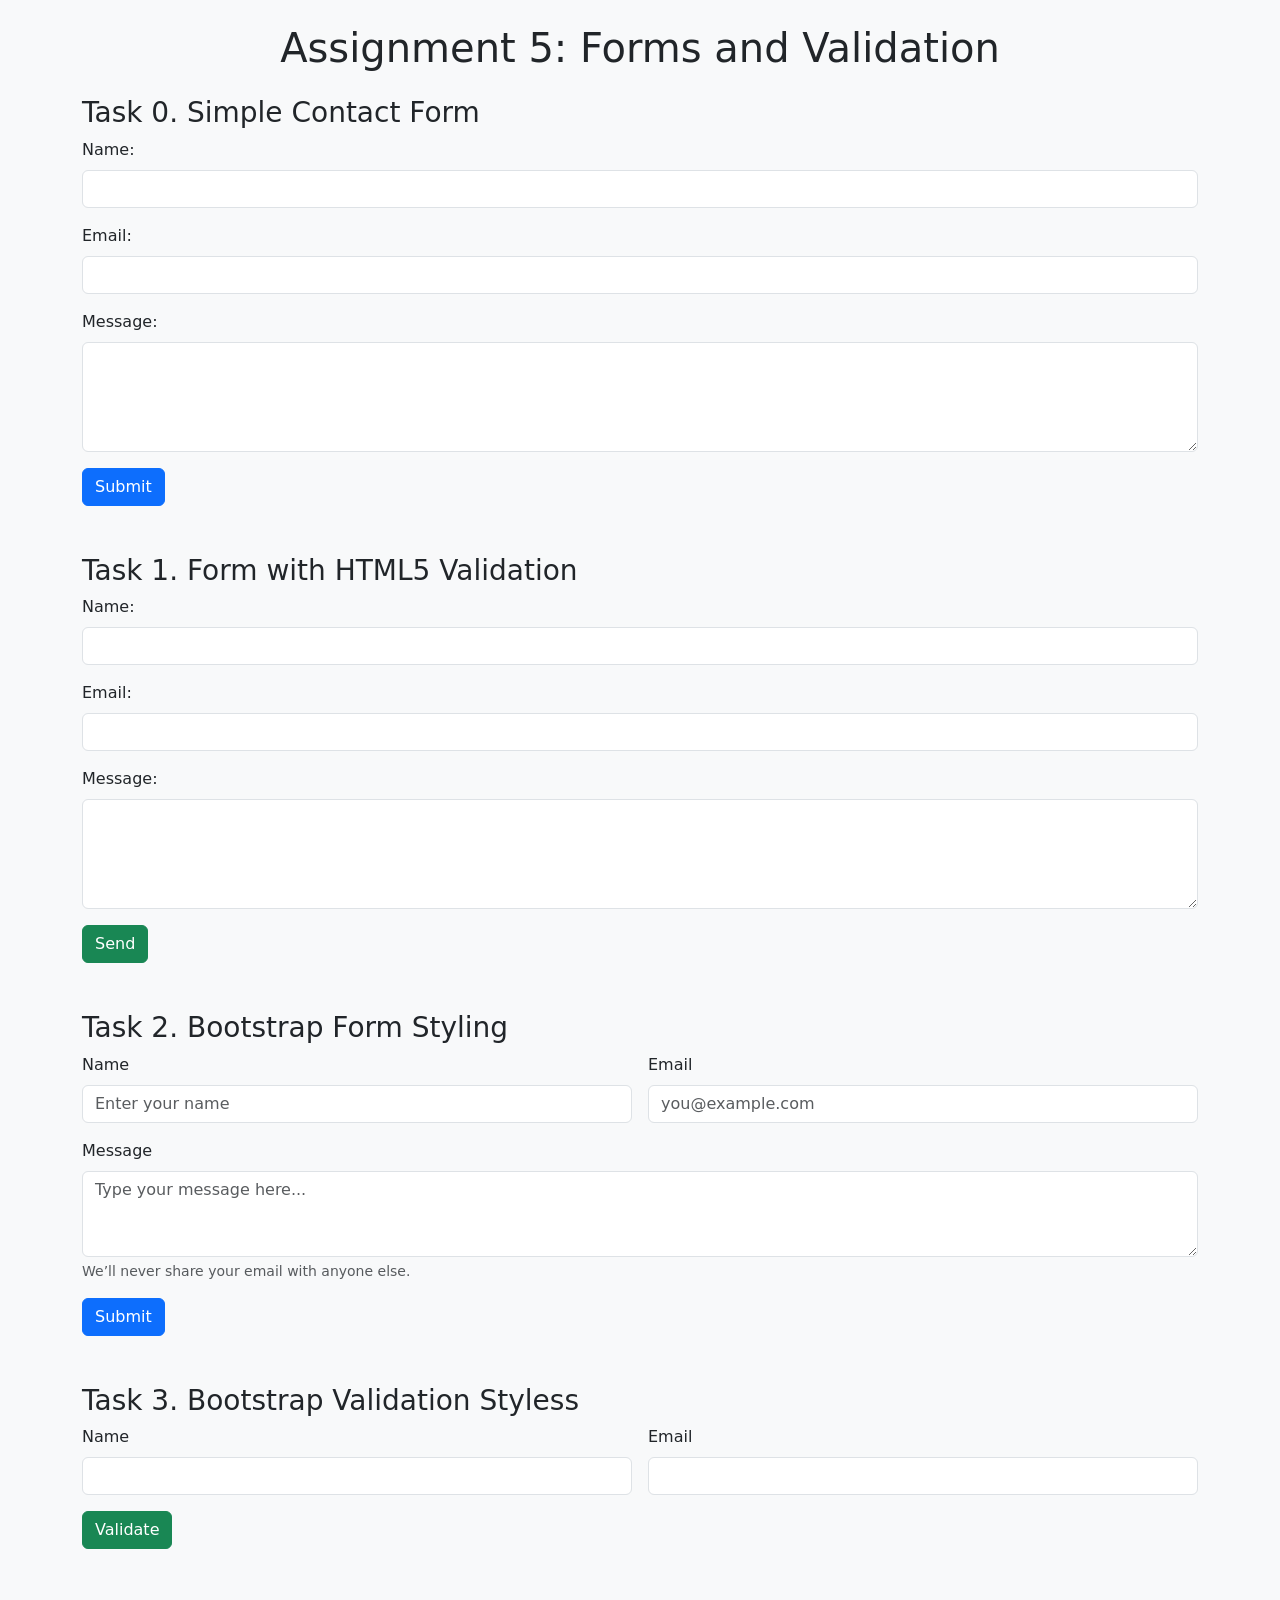
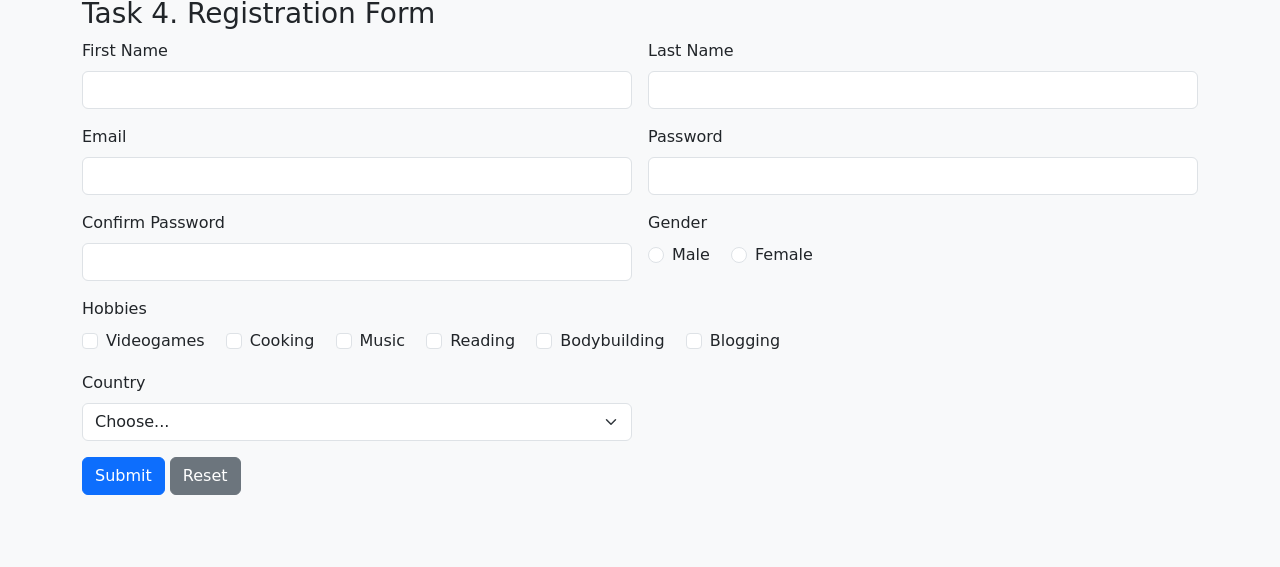
<file: index.html>
<!DOCTYPE html>
<html lang="en">
<head>
  <meta charset="UTF-8" />
  <meta name="viewport" content="width=device-width, initial-scale=1.0" />
  <title>Assignment 5 - Forms and Validation</title>
  <link href="https://cdn.jsdelivr.net/npm/bootstrap@5.3.2/dist/css/bootstrap.min.css" rel="stylesheet">
</head>
<body class="bg-light p-4">
  <div class="container">
    <h1 class="text-center mb-4">Assignment 5: Forms and Validation</h1>

    <section class="mb-5">
      <h3>Task 0. Simple Contact Form</h3>
      <form>
        <div class="mb-3">
          <label for="name" class="form-label">Name:</label>
          <input type="text" id="name" name="name" class="form-control">
        </div>
        <div class="mb-3">
          <label for="email" class="form-label">Email:</label>
          <input type="email" id="email" name="email" class="form-control">
        </div>
        <div class="mb-3">
          <label for="message" class="form-label">Message:</label>
          <textarea id="message" name="message" class="form-control" rows="4"></textarea>
        </div>
        <button type="submit" class="btn btn-primary">Submit</button>
      </form>
    </section>

    <section class="mb-5">
      <h3>Task 1. Form with HTML5 Validation</h3>
      <form>
        <div class="mb-3">
          <label for="vname" class="form-label">Name:</label>
          <input type="text" id="vname" name="vname" class="form-control" required maxlength="50">
        </div>
        <div class="mb-3">
          <label for="vemail" class="form-label">Email:</label>
          <input type="email" id="vemail" name="vemail" class="form-control" required>
        </div>
        <div class="mb-3">
          <label for="vmessage" class="form-label">Message:</label>
          <textarea id="vmessage" name="vmessage" class="form-control" rows="4" required></textarea>
        </div>
        <button type="submit" class="btn btn-success">Send</button>
      </form>
    </section>

    <section class="mb-5">
      <h3>Task 2. Bootstrap Form Styling</h3>
      <form class="row g-3">
        <div class="col-md-6">
          <label for="bname" class="form-label">Name</label>
          <input type="text" class="form-control" id="bname" placeholder="Enter your name">
        </div>
        <div class="col-md-6">
          <label for="bemail" class="form-label">Email</label>
          <input type="email" class="form-control" id="bemail" placeholder="you@example.com">
        </div>
        <div class="col-12">
          <label for="bmessage" class="form-label">Message</label>
          <textarea class="form-control" id="bmessage" rows="3" placeholder="Type your message here..."></textarea>
          <div class="form-text">We’ll never share your email with anyone else.</div>
        </div>
        <div class="col-12">
          <button type="submit" class="btn btn-primary">Submit</button>
        </div>
      </form>
    </section>

    <section class="mb-5">
      <h3>Task 3. Bootstrap Validation Styless</h3>
      <form class="row g-3 needs-validation" novalidate>
        <div class="col-md-6">
          <label for="vname2" class="form-label">Name</label>
          <input type="text" class="form-control" id="vname2" required>
          <div class="invalid-feedback">Name is required.</div>
          <div class="valid-feedback">Looks good!</div>
        </div>
        <div class="col-md-6">
          <label for="vemail2" class="form-label">Email</label>
          <input type="email" class="form-control" id="vemail2" required>
          <div class="invalid-feedback">Please enter a valid email.</div>
          <div class="valid-feedback">Looks good!</div>
        </div>
        <div class="col-12">
          <button class="btn btn-success" type="submit">Validate</button>
        </div>
      </form>
    </section>

    <section class="mb-5">
      <h3>Task 4. Registration Form</h3>
      <form class="needs-validation" novalidate>
        <div class="row g-3">
          <div class="col-md-6">
            <label for="fname" class="form-label">First Name</label>
            <input type="text" class="form-control" id="fname" required>
            <div class="invalid-feedback">First name required.</div>
          </div>
          <div class="col-md-6">
            <label for="lname" class="form-label">Last Name</label>
            <input type="text" class="form-control" id="lname" required>
            <div class="invalid-feedback">Last name required.</div>
          </div>
          <div class="col-md-6">
            <label for="remail" class="form-label">Email</label>
            <input type="email" class="form-control" id="remail" required>
            <div class="invalid-feedback">Valid email required.</div>
          </div>
          <div class="col-md-6">
            <label for="rpassword" class="form-label">Password</label>
            <input type="password" class="form-control" id="rpassword" minlength="6" required>
            <div class="invalid-feedback">Password must be at least 6 characters.</div>
          </div>
          <div class="col-md-6">
            <label for="cpassword" class="form-label">Confirm Password</label>
            <input type="password" class="form-control" id="cpassword" required>
            <div class="invalid-feedback">Please confirm password.</div>
          </div>

          <div class="col-md-6">
            <label class="form-label d-block">Gender</label>
            <div class="form-check form-check-inline">
              <input class="form-check-input" type="radio" name="gender" id="male" required>
              <label class="form-check-label" for="male">Male</label>
            </div>
            <div class="form-check form-check-inline">
              <input class="form-check-input" type="radio" name="gender" id="female" required>
              <label class="form-check-label" for="female">Female</label>
            </div>
          </div>

          <div class="col-md-12">
            <label class="form-label">Hobbies</label><br>
            <div class="form-check form-check-inline">
              <input class="form-check-input" type="checkbox" id="videogames">
              <label class="form-check-label" for="videogames">Videogames</label>
            </div>
            <div class="form-check form-check-inline">
              <input class="form-check-input" type="checkbox" id="cooking">
              <label class="form-check-label" for="cooking">Cooking</label>
            </div>
            <div class="form-check form-check-inline">
              <input class="form-check-input" type="checkbox" id="music">
              <label class="form-check-label" for="music">Music</label>
            </div>
            <div class="form-check form-check-inline">
              <input class="form-check-input" type="checkbox" id="reading">
              <label class="form-check-label" for="reading">Reading</label>
            </div>
            <div class="form-check form-check-inline">
              <input class="form-check-input" type="checkbox" id="bodybuilding">
              <label class="form-check-label" for="bodybuilding">Bodybuilding</label>
            </div>
            <div class="form-check form-check-inline">
              <input class="form-check-input" type="checkbox" id="blogging">
              <label class="form-check-label" for="blogging">Blogging</label>
            </div>
            
          </div>

          <div class="col-md-6">
            <label for="country" class="form-label">Country</label>
            <select class="form-select" id="country" required>
              <option value="">Choose...</option>
              <option>Kazakhstan</option>
              <option>USA</option>
              <option>UK</option>
              <option>Russia</option>
            </select>
            <div class="invalid-feedback">Please select a country.</div>
          </div>

          <div class="col-12">
            <button class="btn btn-primary" type="submit">Submit</button>
            <button class="btn btn-secondary" type="reset">Reset</button>
          </div>
        </div>
      </form>
    </section>
  </div>

  <script>
    (() => {
      'use strict'
      const forms = document.querySelectorAll('.needs-validation')
      Array.from(forms).forEach(form => {
        form.addEventListener('submit', event => {
          if (!form.checkValidity()) {
            event.preventDefault()
            event.stopPropagation()
          }
          form.classList.add('was-validated')
        }, false)
      })
    })()
  </script>

  <script src="https://cdn.jsdelivr.net/npm/bootstrap@5.3.2/dist/js/bootstrap.bundle.min.js"></script>
</body>
</html>
</file>
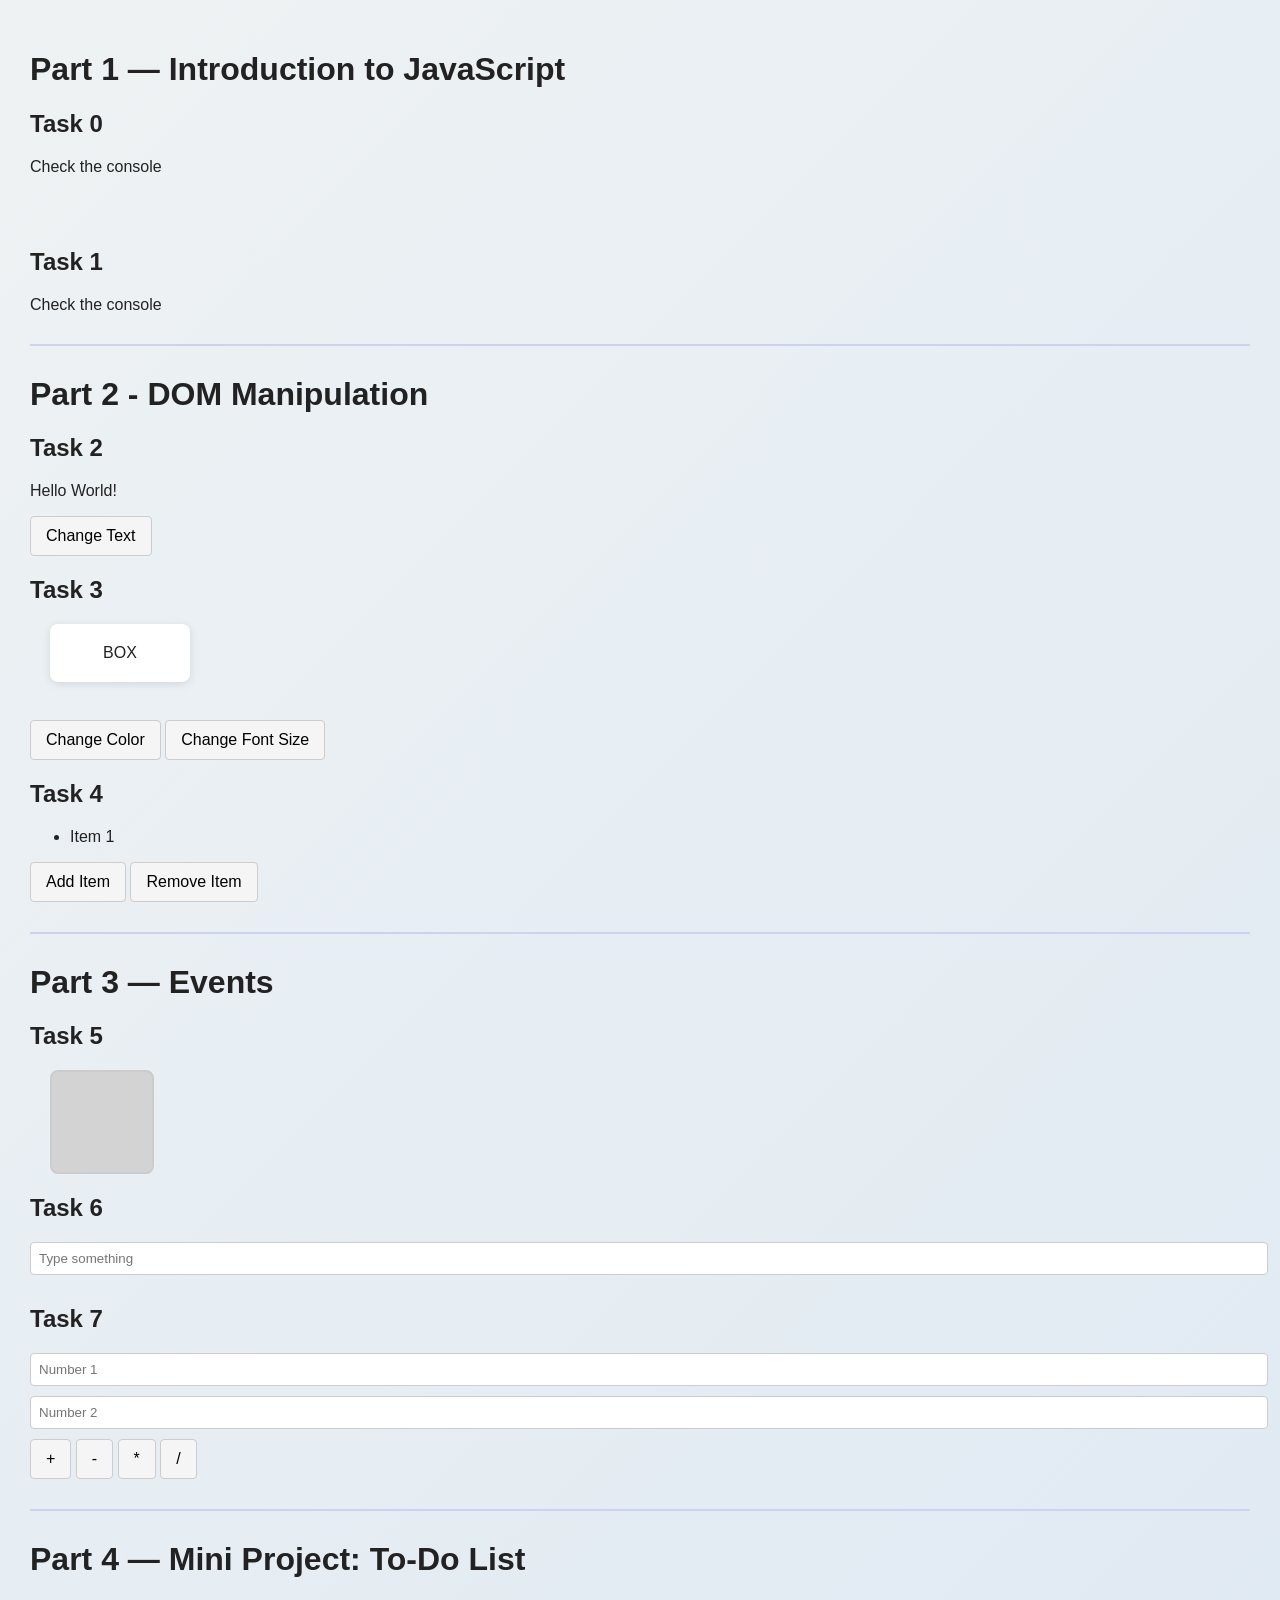
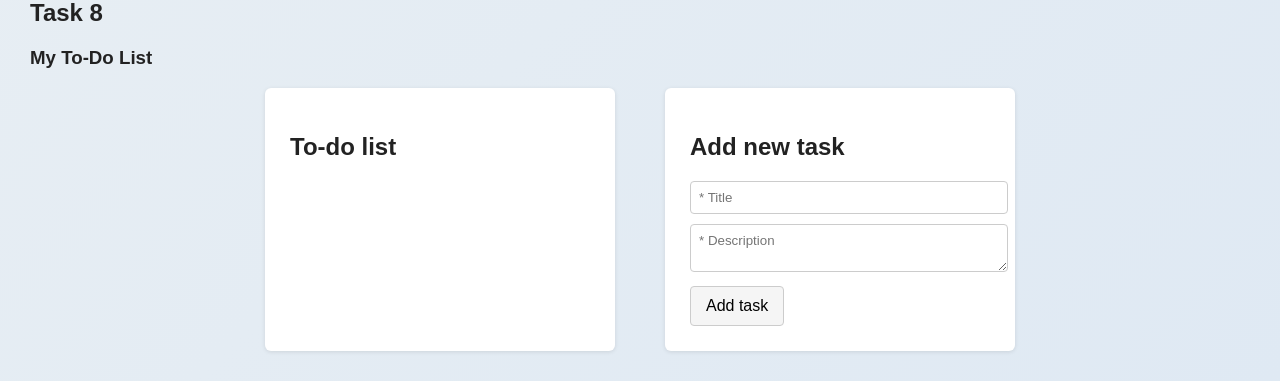
<file: Ass6/index.html>
<!DOCTYPE html>
<html lang="en">
<head>
    <meta charset="UTF-8">
    <meta name="viewport" content="width=device-width, initial-scale=1.0">
    <link rel="stylesheet" href="style.css">
    <title>Assignment 6</title>
</head>
<body>
    <h1>Part 1 — Introduction to JavaScript</h1>
    <h2>Task 0</h2>
    <p>Check the console</p><br><br>
    
    <h2>Task 1</h2>
    <p>Check the console</p>
    <hr>
    <h1>Part 2 - DOM Manipulation</h1>
    <h2>Task 2</h2>
    <p id="text">Hello World!</p>
    <button onclick="changeText()">Change Text</button>
    
    <h2>Task 3</h2>
    <div id="box">BOX</div><br>
    <button onclick="changeColor()">Change Color</button>
    <button onclick="changeFont()">Change Font Size</button>
    

    <h2>Task 4</h2>
    <ul id="list">
        <li>Item 1</li>
    </ul>
    <button onclick="addItem()">Add Item</button>
    <button onclick="removeItem()">Remove Item</button>
    <hr>

    <h1>Part 3 — Events</h1>
    <h2>Task 5</h2>
    <div id="colorBox" style="width:100px; height:100px; background:lightgray;"></div>
    
    <h2>Task 6</h2>
    <input id="textInput" placeholder="Type something">
    <p id="display"></p>
    
    <h2>Task 7</h2>
    <input id="num1" type="number" placeholder="Number 1">
    <input id="num2" type="number" placeholder="Number 2">
    <button onclick="calculate('+')">+</button>
    <button onclick="calculate('-')">-</button>
    <button onclick="calculate('*')">*</button>
    <button onclick="calculate('/')">/</button>
    <p id="result"></p>

    <hr>

    <h1>Part 4 — Mini Project: To-Do List</h1>
    <h2>Task 8</h2>
    <h3>My To-Do List</h3>
    <div class="container">
        <div class="todo">
            <h2>To-do list</h2>
            <ul id="taskList">
                
            </ul>
        </div>

        <div class="add-task">
            <h2>Add new task</h2>
            <input id="title" placeholder="* Title">
            <textarea id="desc" placeholder="* Description"></textarea>
            <button id="addBtn">Add task</button>
        </div>
    </div>
    
    <script src="script.js"></script>
</body>
</html>
</file>
<file: Ass6/style.css>
body {
  font-family: 'Segoe UI', Tahoma, Geneva, Verdana, sans-serif;
  background: linear-gradient(135deg, #eef2f3, #dfe9f3);
  color: #222;
  margin: 0;
  padding: 30px;
}

#box {
    background: white;
    padding: 20px;
    border-radius: 8px;
    box-shadow: 0 2px 8px rgba(0,0,0,0.1);
    max-width: 100px;
    margin: 20px;
    text-align: center;
}

#colorBox {
    width: 100px;
    height: 100px;
    margin: 20px;
    border: 2px solid #ccc;
    border-radius: 8px;}

hr {
  border: none;
  border-top: 2px solid #cdd2f0;
  margin: 30px 0;
}

.completed {
  text-decoration: line-through;
  color: gray;
}

.container {
  display: flex;
  gap: 50px;
  justify-content: center;
}

.todo, .add-task {
  background: white;
  padding: 25px;
  border-radius: 6px;
  box-shadow: 0 1px 4px rgba(0,0,0,0.1);
  width: 300px;
}

input, textarea {
  width: 100%;
  padding: 8px;
  margin-bottom: 10px;
  border: 1px solid #ccc;
  border-radius: 4px;
  font-family: inherit;
}

button {
  background-color: whitesmoke;
  color: black;
  padding: 10px 15px;
  border: solid 1px #ccc;
  border-radius: 4px;
  cursor: pointer;
  font-size: 16px;
}
</file>
